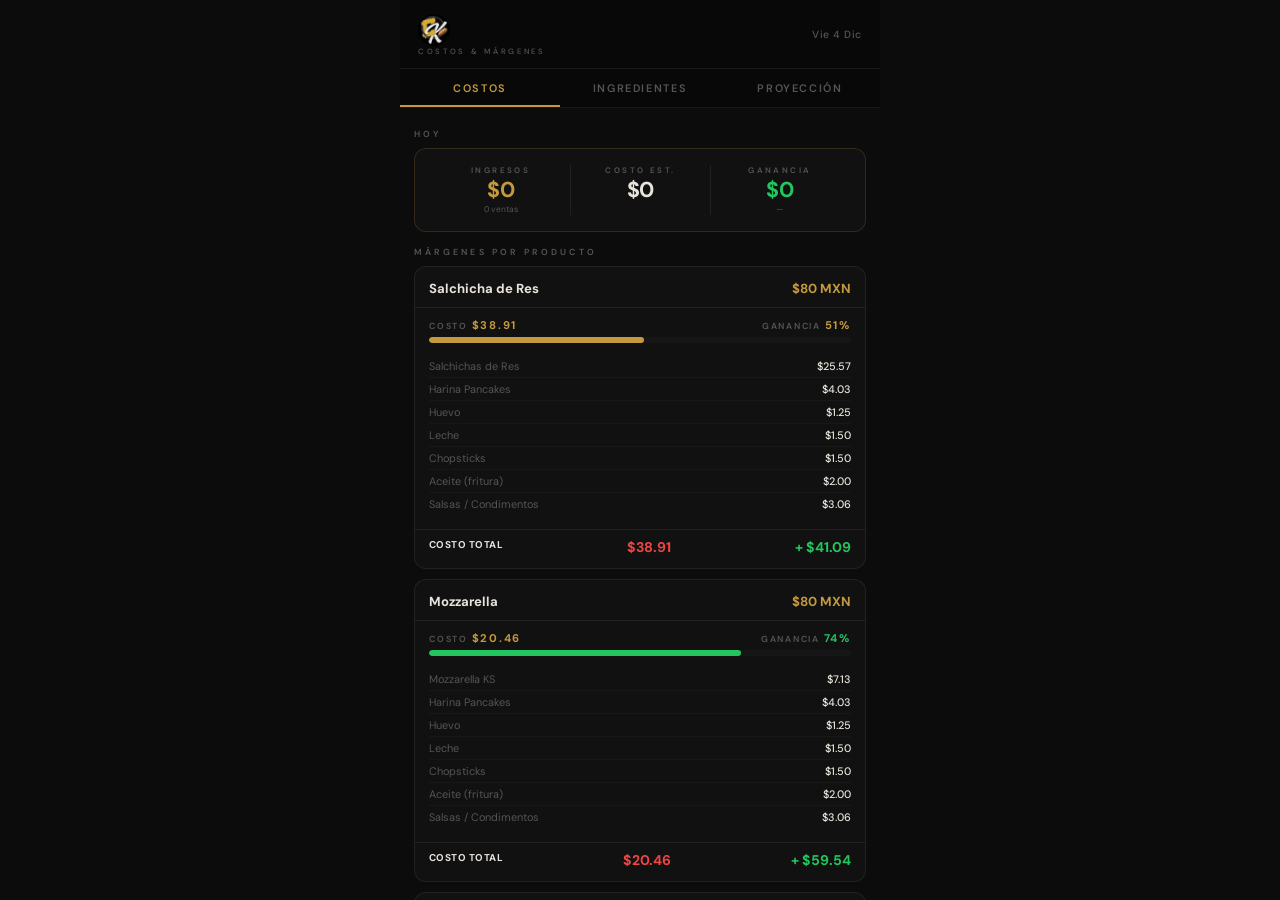
<file: costos.html>
<!DOCTYPE html>
<html lang="es">
<head>
  <meta charset="UTF-8">
  <meta name="viewport" content="width=device-width, initial-scale=1.0, viewport-fit=cover">
  <meta name="theme-color" content="#080808">
  <meta name="apple-mobile-web-app-capable" content="yes">
  <meta name="apple-mobile-web-app-status-bar-style" content="black-translucent">
  <meta name="apple-mobile-web-app-title" content="Krunch Costos">
  <title>Costos — Cabo Krunch</title>
  <link rel="preconnect" href="https://fonts.googleapis.com">
  <link rel="preconnect" href="https://fonts.gstatic.com" crossorigin>
  <link href="https://fonts.googleapis.com/css2?family=DM+Sans:wght@300;400;500;700&family=Bangers&display=swap" rel="stylesheet">
  <link rel="icon" href="img/logo-icon.jpg" type="image/jpeg">
  <link rel="apple-touch-icon" href="img/logo-icon.jpg">
  <style>
    *, *::before, *::after { box-sizing: border-box; margin: 0; padding: 0; }

    :root {
      --gold:    #C49A3C;
      --gold-lt: #E2C06A;
      --gold-dim: rgba(196,154,60,0.12);
      --black:   #080808;
      --bg:      #0c0c0c;
      --card:    #111;
      --raised:  #161616;
      --cream:   #E8E4DC;
      --muted:   #555;
      --border:  rgba(255,255,255,0.07);
      --border-g: rgba(196,154,60,0.18);
      --green:   #22c55e;
      --red:     #ef4444;
      --orange:  #f97316;
      --ease:    cubic-bezier(0.23, 1, 0.32, 1);
      --safe-b:  env(safe-area-inset-bottom, 0px);
      --safe-t:  env(safe-area-inset-top, 0px);
    }

    html, body { height: 100%; }
    body {
      background: var(--bg);
      color: var(--cream);
      font-family: 'DM Sans', sans-serif;
      font-weight: 400;
      display: flex;
      flex-direction: column;
      max-width: 480px;
      margin: 0 auto;
      overflow: hidden;
      -webkit-font-smoothing: antialiased;
    }

    /* TOP BAR */
    .top-bar {
      background: var(--black);
      border-bottom: 1px solid var(--border);
      padding: calc(14px + var(--safe-t)) 18px 12px;
      display: flex;
      align-items: center;
      justify-content: space-between;
      flex-shrink: 0;
    }
    .top-logo {
      font-family: 'Bangers', cursive;
      font-size: 1.3rem;
      letter-spacing: 3px;
      color: var(--gold);
      line-height: 1;
    }
    .top-logo span {
      display: block;
      font-family: 'DM Sans', sans-serif;
      font-size: 0.48rem;
      font-weight: 500;
      letter-spacing: 0.35em;
      text-transform: uppercase;
      color: var(--muted);
      margin-top: 2px;
    }
    .date-chip { font-size: 0.65rem; font-weight: 500; color: var(--muted); letter-spacing: 0.05em; }

    /* TABS */
    .tab-nav { display: flex; background: var(--black); border-bottom: 1px solid var(--border); flex-shrink: 0; }
    .tab-btn {
      flex: 1; background: none; border: none;
      color: var(--muted); font-family: 'DM Sans', sans-serif;
      font-weight: 600; font-size: 0.68rem; letter-spacing: 0.15em;
      text-transform: uppercase; padding: 12px 6px; cursor: pointer;
      position: relative; transition: color .2s;
      -webkit-tap-highlight-color: transparent;
    }
    .tab-btn::after {
      content: ''; position: absolute; bottom: 0; left: 0; right: 0;
      height: 2px; background: var(--gold);
      transform: scaleX(0); transition: transform .2s var(--ease);
    }
    .tab-btn.active { color: var(--gold); }
    .tab-btn.active::after { transform: scaleX(1); }

    /* SCROLL CONTENT */
    .content { flex: 1; overflow-y: auto; -webkit-overflow-scrolling: touch; overscroll-behavior: contain; }
    .content::after { content: ''; display: block; height: calc(32px + var(--safe-b)); }
    .tab-panel { display: none; padding: 16px 14px 0; }
    .tab-panel.active { display: block; }

    .sec-label {
      font-size: 0.55rem; font-weight: 600; letter-spacing: 0.35em;
      text-transform: uppercase; color: var(--muted);
      margin-bottom: 8px; margin-top: 4px;
    }

    /* HOY CARD */
    .hoy-card {
      background: var(--card); border: 1px solid var(--border-g);
      border-radius: 12px; padding: 16px; margin-bottom: 14px;
      display: grid; grid-template-columns: 1fr 1fr 1fr; gap: 0;
    }
    .hoy-item { text-align: center; }
    .hoy-item + .hoy-item { border-left: 1px solid var(--border); }
    .hoy-label { font-size: 0.5rem; font-weight: 600; letter-spacing: 0.3em; text-transform: uppercase; color: var(--muted); margin-bottom: 5px; }
    .hoy-val   { font-size: 1.35rem; font-weight: 700; letter-spacing: -0.02em; line-height: 1; }
    .hoy-val.green  { color: var(--green); }
    .hoy-val.gold   { color: var(--gold); }
    .hoy-val.cream  { color: var(--cream); }
    .hoy-sub   { font-size: 0.52rem; color: var(--muted); margin-top: 3px; }

    /* PRODUCT COST CARD */
    .cost-card {
      background: var(--card); border: 1px solid var(--border);
      border-radius: 12px; overflow: hidden; margin-bottom: 10px;
    }
    .cost-head {
      padding: 13px 14px 10px;
      display: flex; align-items: center; justify-content: space-between;
      border-bottom: 1px solid var(--border);
    }
    .cost-product { font-size: 0.82rem; font-weight: 700; color: var(--cream); }
    .cost-price   { font-size: 0.82rem; font-weight: 700; color: var(--gold); }

    /* MARGIN BAR */
    .margin-wrap { padding: 10px 14px 0; }
    .margin-labels { display: flex; justify-content: space-between; margin-bottom: 5px; }
    .margin-labels span { font-size: 0.55rem; font-weight: 600; text-transform: uppercase; letter-spacing: 0.2em; color: var(--muted); }
    .margin-labels strong { color: var(--gold); font-size: 0.7rem; }
    .margin-bar-bg { height: 6px; background: var(--raised); border-radius: 3px; overflow: hidden; margin-bottom: 12px; }
    .margin-bar-fill { height: 100%; border-radius: 3px; transition: width .4s var(--ease); }

    /* COST BREAKDOWN */
    .cost-breakdown { padding: 0 14px 14px; }
    .cost-row {
      display: flex; justify-content: space-between;
      font-size: 0.68rem; padding: 4px 0;
      border-bottom: 1px solid rgba(255,255,255,0.03);
    }
    .cost-row:last-child { border: none; }
    .cr-label { color: var(--muted); }
    .cr-val   { color: var(--cream); font-weight: 500; font-variant-numeric: tabular-nums; }
    .cost-total-row {
      display: flex; justify-content: space-between;
      padding: 8px 14px 12px;
      border-top: 1px solid var(--border);
    }
    .ct-label { font-size: 0.62rem; font-weight: 700; color: var(--cream); letter-spacing: 0.05em; text-transform: uppercase; }
    .ct-costo { font-size: 0.88rem; font-weight: 700; color: var(--red); }
    .ct-ganancia { font-size: 0.88rem; font-weight: 700; color: var(--green); }

    /* INGREDIENT EDITOR */
    .ing-list {
      display: flex; flex-direction: column; gap: 1px;
      background: var(--border); border-radius: 12px;
      overflow: hidden; margin-bottom: 12px;
    }
    .ing-row {
      background: var(--card); padding: 12px 14px;
      display: flex; align-items: center; gap: 10px;
    }
    .ing-info { flex: 1; min-width: 0; }
    .ing-name { font-size: 0.78rem; font-weight: 500; color: var(--cream); }
    .ing-pack { font-size: 0.56rem; color: var(--muted); margin-top: 2px; }
    .ing-unit-cost { font-size: 0.62rem; font-weight: 600; color: var(--gold); white-space: nowrap; }
    .ing-price-wrap { display: flex; flex-direction: column; align-items: flex-end; gap: 3px; }
    .ing-price-label { font-size: 0.48rem; font-weight: 500; letter-spacing: 0.25em; text-transform: uppercase; color: var(--muted); }
    .ing-price-input {
      background: var(--raised); border: 1px solid var(--border);
      border-radius: 6px; color: var(--cream); font-family: 'DM Sans', sans-serif;
      font-size: 0.85rem; font-weight: 700; text-align: right;
      width: 80px; padding: 5px 8px;
      -webkit-tap-highlight-color: transparent;
    }
    .ing-price-input:focus { outline: none; border-color: var(--border-g); color: var(--gold); }

    /* PROJECTION */
    .proj-grid { display: grid; grid-template-columns: 1fr 1fr 1fr; gap: 6px; margin-bottom: 12px; }
    .proj-card {
      background: var(--card); border: 1px solid var(--border);
      border-radius: 10px; padding: 12px 10px; text-align: center;
    }
    .proj-card.bottleneck { border-color: var(--border-g); background: var(--gold-dim); }
    .proj-name  { font-size: 0.52rem; font-weight: 600; color: var(--muted); letter-spacing: 0.1em; text-transform: uppercase; margin-bottom: 4px; line-height: 1.3; }
    .proj-count { font-size: 1.5rem; font-weight: 700; color: var(--cream); line-height: 1; }
    .proj-count.zero { color: var(--red); }
    .proj-rev   { font-size: 0.58rem; color: var(--gold); margin-top: 3px; }

    .alert-card {
      background: var(--gold-dim); border: 1px solid var(--border-g);
      border-radius: 10px; padding: 13px 14px; margin-bottom: 12px;
    }
    .alert-title { font-size: 0.6rem; font-weight: 700; letter-spacing: 0.2em; text-transform: uppercase; color: var(--gold); margin-bottom: 4px; }
    .alert-body  { font-size: 0.72rem; color: var(--cream); line-height: 1.5; }

    .summary-card {
      background: var(--card); border: 1px solid var(--border);
      border-radius: 12px; overflow: hidden; margin-bottom: 12px;
    }
    .sum-row {
      display: flex; justify-content: space-between; align-items: center;
      padding: 12px 14px; border-bottom: 1px solid var(--border);
      font-size: 0.72rem;
    }
    .sum-row:last-child { border: none; }
    .sum-label { color: var(--muted); }
    .sum-val   { font-weight: 700; color: var(--cream); }
    .sum-val.gold  { color: var(--gold); }
    .sum-val.green { color: var(--green); }
    .sum-val.big   { font-size: 1.1rem; letter-spacing: -0.02em; }

    /* TOAST */
    .toast {
      position: fixed; bottom: calc(20px + var(--safe-b)); left: 50%;
      transform: translateX(-50%) translateY(12px);
      background: var(--raised); border: 1px solid var(--border-g);
      color: var(--cream); font-size: 0.75rem; font-weight: 600;
      padding: 10px 24px; border-radius: 100px; white-space: nowrap;
      opacity: 0; transition: opacity .18s, transform .18s;
      pointer-events: none; z-index: 99;
    }
    .toast.show { opacity: 1; transform: translateX(-50%) translateY(0); }
  </style>
</head>
<body>

<div class="top-bar">
  <div class="top-logo">
    <div style="width:32px;height:32px;border-radius:50%;overflow:hidden;flex-shrink:0;"><img src="img/logo-icon.jpg" alt="Cabo Krunch" style="width:100%;height:100%;object-fit:cover;display:block;"></div>
    <span>Costos &amp; Márgenes</span>
  </div>
  <div class="date-chip" id="dateChip"></div>
</div>

<nav class="tab-nav">
  <button class="tab-btn active" data-tab="costos">Costos</button>
  <button class="tab-btn"        data-tab="ingredientes">Ingredientes</button>
  <button class="tab-btn"        data-tab="proyeccion">Proyección</button>
</nav>

<main class="content">

  <!-- ═══ COSTOS ═══ -->
  <div class="tab-panel active" id="tab-costos">
    <div class="sec-label">Hoy</div>
    <div class="hoy-card" id="hoyCard">
      <div class="hoy-item">
        <div class="hoy-label">Ingresos</div>
        <div class="hoy-val gold" id="hoyIngresos">$0</div>
        <div class="hoy-sub" id="hoyVentas">0 ventas</div>
      </div>
      <div class="hoy-item">
        <div class="hoy-label">Costo est.</div>
        <div class="hoy-val cream" id="hoyCosto">$0</div>
      </div>
      <div class="hoy-item">
        <div class="hoy-label">Ganancia</div>
        <div class="hoy-val green" id="hoyGanancia">$0</div>
        <div class="hoy-sub" id="hoyMargen">—</div>
      </div>
    </div>

    <div class="sec-label">Márgenes por producto</div>
    <div id="costCards"></div>
  </div>

  <!-- ═══ INGREDIENTES ═══ -->
  <div class="tab-panel" id="tab-ingredientes">
    <div class="sec-label">Precios de compra · toca para editar</div>
    <div class="ing-list" id="ingList"></div>
    <div class="sec-label" style="margin-top:8px">Guardado automático al editar</div>
  </div>

  <!-- ═══ PROYECCIÓN ═══ -->
  <div class="tab-panel" id="tab-proyeccion">
    <div class="sec-label">Con el stock actual puedes hacer</div>
    <div class="proj-grid" id="projGrid"></div>
    <div id="alertBottleneck"></div>
    <div class="sec-label">Potencial si vendes todo</div>
    <div class="summary-card" id="projSummary"></div>
  </div>

</main>

<div class="toast" id="toast"></div>

<script>
(function () {
'use strict';

/* ── INGREDIENTES ────────────────────────
   packPrice: precio por paquete en Costco/tienda
   packQty:   unidades en ese paquete (g, ml, pzas)
   unit:      unidad de medida
   desc:      descripción del paquete
──────────────────────────────────────── */
var ING_DEF = {
  salchicha:  { name: 'Salchichas de Res',    packPrice: 306.87, packQty: 12,    unit: 'pza', desc: 'Costco ~12 pzas'   },
  queso:      { name: 'Mozzarella KS',         packPrice: 322.24, packQty: 2260,  unit: 'g',   desc: 'Costco bloque 2.26kg' },
  harina:     { name: 'Harina Pancakes',       packPrice: 47,     packQty: 700,   unit: 'g',   desc: 'Bolsa 700g'        },
  huevo:      { name: 'Huevo',                 packPrice: 5,      packQty: 1,     unit: 'pza', desc: 'Por pieza'         },
  leche:      { name: 'Leche',                 packPrice: 300,    packQty: 12000, unit: 'ml',  desc: 'Cartón 12 litros'  },
  chopsticks: { name: 'Chopsticks',            packPrice: 150,    packQty: 100,   unit: 'par', desc: 'Paquete 100 pares' },
  aceite:     { name: 'Aceite (fritura)',       packPrice: 120,    packQty: 60,    unit: 'frida', desc: '~60 corn dogs por botella' },
  salsas:     { name: 'Salsas / Condimentos',  packPrice: 214,    packQty: 70,    unit: 'porción', desc: 'Mayo + ranch ~70 porciones' },
};

/* ── RECETA POR CORN DOG ─────────────── */
var RECIPE = {
  res:   { salchicha: 1,   queso: 0,  harina: 60, huevo: 0.25, leche: 60, chopsticks: 1, aceite: 1, salsas: 1 },
  mozz:  { salchicha: 0,   queso: 50, harina: 60, huevo: 0.25, leche: 60, chopsticks: 1, aceite: 1, salsas: 1 },
  mitad: { salchicha: 0.5, queso: 30, harina: 60, huevo: 0.25, leche: 60, chopsticks: 1, aceite: 1, salsas: 1 },
};

/* ── PRODUCTOS ───────────────────────── */
var PRODUCTS = [
  { id: 'res',     name: 'Salchicha de Res',  base: 'res',   price: 80  },
  { id: 'mozz',    name: 'Mozzarella',        base: 'mozz',  price: 80  },
  { id: 'mitad',   name: 'Mitad y Mitad',     base: 'mitad', price: 80  },
];

/* ── INGREDIENTES DEL STOCK (sistema.html) ── */
var STOCK_KEYS = ['salchicha','queso','chopsticks','harina','huevo','leche'];

/* ── STORAGE ─────────────────────────── */
var PRICE_KEY = 'ck_ing_prices';

function loadPrices() {
  try {
    var saved = JSON.parse(localStorage.getItem(PRICE_KEY) || '{}');
    for (var k in ING_DEF) {
      if (saved[k] !== undefined) ING_DEF[k].packPrice = saved[k];
    }
  } catch(e){}
}
function savePrice(key, val) {
  try {
    var saved = JSON.parse(localStorage.getItem(PRICE_KEY) || '{}');
    saved[key] = val;
    localStorage.setItem(PRICE_KEY, JSON.stringify(saved));
  } catch(e){}
}
function loadSales() {
  try { return JSON.parse(localStorage.getItem('ck_sales') || '[]'); } catch(e){ return []; }
}
function loadStock() {
  try {
    var s = JSON.parse(localStorage.getItem('ck_stock') || 'null');
    if (!s) { s = {}; STOCK_KEYS.forEach(function(k){ s[k] = 0; }); }
    return s;
  } catch(e){ return {}; }
}

/* ── CÁLCULOS ────────────────────────── */
function cpUnit(key, qty) {
  var d = ING_DEF[key];
  if (!d || !qty) return 0;
  return (d.packPrice / d.packQty) * qty;
}

function costoTotal(base) {
  var r = RECIPE[base];
  var t = 0;
  for (var k in r) t += cpUnit(k, r[k]);
  return t;
}

function pct(a, b) { return b ? Math.round(a / b * 100) : 0; }
function fmt(n)   { return '$' + Math.round(n).toLocaleString('es-MX'); }
function fmtD(n)  { return '$' + n.toFixed(2); }

/* ── DATE CHIP ───────────────────────── */
(function(){
  var days   = ['Dom','Lun','Mar','Mié','Jue','Vie','Sáb'];
  var months = ['Ene','Feb','Mar','Abr','May','Jun','Jul','Ago','Sep','Oct','Nov','Dic'];
  var d = new Date();
  document.getElementById('dateChip').textContent = days[d.getDay()] + ' ' + d.getDate() + ' ' + months[d.getMonth()];
}());

/* ── TOAST ───────────────────────────── */
var toastTimer;
function showToast(msg) {
  var t = document.getElementById('toast');
  t.textContent = msg;
  t.classList.add('show');
  clearTimeout(toastTimer);
  toastTimer = setTimeout(function(){ t.classList.remove('show'); }, 1600);
}

/* ── TABS ────────────────────────────── */
document.querySelectorAll('.tab-btn').forEach(function(btn){
  btn.addEventListener('click', function(){
    document.querySelectorAll('.tab-btn').forEach(function(b){ b.classList.remove('active'); });
    document.querySelectorAll('.tab-panel').forEach(function(p){ p.classList.remove('active'); });
    this.classList.add('active');
    document.getElementById('tab-' + this.dataset.tab).classList.add('active');
    document.querySelector('.content').scrollTop = 0;
    var id = this.dataset.tab;
    if (id === 'costos')       renderCostos();
    if (id === 'ingredientes') renderIngredientes();
    if (id === 'proyeccion')   renderProyeccion();
  });
});

/* ── RENDER: COSTOS ──────────────────── */
function renderCostos() {
  /* Hoy */
  var today = (function(){ var d=new Date(); return d.getFullYear()+'-'+(d.getMonth()+1+'').padStart(2,'0')+'-'+(d.getDate()+'').padStart(2,'0'); }());
  var sales = loadSales().filter(function(s){ return s.date === today; });
  var ingresos = sales.reduce(function(a,s){ return a + s.price; }, 0);
  var costoHoy = 0;
  sales.forEach(function(s){
    var prod = ['res','res_p','mozz','mozz_p','mitad','mitad_p'].indexOf(s.product);
    var base = s.product.replace('_p','');
    costoHoy += costoTotal(base);
  });
  var ganancia = ingresos - costoHoy;
  var margen   = pct(ganancia, ingresos);

  document.getElementById('hoyIngresos').textContent = fmt(ingresos);
  document.getElementById('hoyCosto').textContent    = fmt(costoHoy);
  document.getElementById('hoyGanancia').textContent = fmt(ganancia);
  document.getElementById('hoyVentas').textContent   = sales.length + ' ventas';
  document.getElementById('hoyMargen').textContent   = ingresos ? margen + '% margen' : '—';

  /* Cost cards */
  var el = document.getElementById('costCards');
  el.innerHTML = '';
  PRODUCTS.forEach(function(p){
    var costo    = costoTotal(p.base);
    var margenAbs = p.price - costo;
    var margenPct = pct(margenAbs, p.price);
    var r = RECIPE[p.base];

    /* Color for margin bar */
    var barColor = margenPct >= 55 ? '#22c55e' : margenPct >= 40 ? '#C49A3C' : '#ef4444';

    /* Breakdown rows */
    var rows = '';
    for (var k in r) {
      if (!r[k]) continue;
      var c = cpUnit(k, r[k]);
      if (!c) continue;
      rows += '<div class="cost-row"><span class="cr-label">' + ING_DEF[k].name + '</span><span class="cr-val">' + fmtD(c) + '</span></div>';
    }

    el.innerHTML +=
      '<div class="cost-card">' +
        '<div class="cost-head"><span class="cost-product">' + p.name + '</span><span class="cost-price">$' + p.price + ' MXN</span></div>' +
        '<div class="margin-wrap">' +
          '<div class="margin-labels"><span>Costo <strong>' + fmtD(costo) + '</strong></span><span>Ganancia <strong style="color:' + barColor + '">' + margenPct + '%</strong></span></div>' +
          '<div class="margin-bar-bg"><div class="margin-bar-fill" style="width:' + margenPct + '%;background:' + barColor + '"></div></div>' +
        '</div>' +
        '<div class="cost-breakdown">' + rows + '</div>' +
        '<div class="cost-total-row">' +
          '<span class="ct-label">Costo total</span>' +
          '<span class="ct-costo">' + fmtD(costo) + '</span>' +
          '<span class="ct-ganancia">+ ' + fmtD(margenAbs) + '</span>' +
        '</div>' +
      '</div>';
  });
}

/* ── RENDER: INGREDIENTES ────────────── */
function renderIngredientes() {
  var list = document.getElementById('ingList');
  list.innerHTML = '';
  for (var k in ING_DEF) {
    var d = ING_DEF[k];
    var unitCost = d.packPrice / d.packQty;
    var unitLabel = unitCost < 1 ? fmtD(unitCost) + '/' + d.unit : fmt(unitCost) + '/' + d.unit;

    var row = document.createElement('div');
    row.className = 'ing-row';
    row.dataset.key = k;
    row.innerHTML =
      '<div class="ing-info">' +
        '<div class="ing-name">' + d.name + '</div>' +
        '<div class="ing-pack">' + d.desc + '</div>' +
        '<div class="ing-unit-cost">' + fmtD(d.packPrice / d.packQty) + ' / ' + d.unit + '</div>' +
      '</div>' +
      '<div class="ing-price-wrap">' +
        '<div class="ing-price-label">Precio pack</div>' +
        '<input class="ing-price-input" type="number" inputmode="decimal" value="' + d.packPrice + '" data-key="' + k + '">' +
      '</div>';
    list.appendChild(row);
  }

  list.querySelectorAll('.ing-price-input').forEach(function(inp){
    inp.addEventListener('change', function(){
      var val = parseFloat(this.value);
      if (isNaN(val) || val <= 0) return;
      var key = this.dataset.key;
      ING_DEF[key].packPrice = val;
      savePrice(key, val);
      /* Update unit cost label */
      var d = ING_DEF[key];
      this.closest('.ing-row').querySelector('.ing-unit-cost').textContent = fmtD(d.packPrice / d.packQty) + ' / ' + d.unit;
      showToast('Precio actualizado');
      renderCostos();
    });
  });
}

/* ── RENDER: PROYECCIÓN ──────────────── */
function renderProyeccion() {
  var stock = loadStock();

  /* Cuántos puedes hacer de cada base */
  function canMake(base) {
    var r = RECIPE[base];
    var min = Infinity;
    STOCK_KEYS.forEach(function(k){
      if (!r[k]) return;
      var possible = Math.floor((stock[k] || 0) / r[k]);
      if (possible < min) min = possible;
    });
    return min === Infinity ? 0 : min;
  }

  var counts = { res: canMake('res'), mozz: canMake('mozz'), mitad: canMake('mitad') };
  var total  = counts.res + counts.mozz + counts.mitad;

  /* Botella: ingrediente más limitante */
  var bottleneck = null, bottleneckQty = Infinity;
  STOCK_KEYS.forEach(function(k){
    var d = ING_DEF[k];
    if (!d) return;
    var qty = stock[k] || 0;
    /* normalize to corn-dog units roughly */
    var recipeUse = Math.max(
      RECIPE.res[k] || 0,
      RECIPE.mozz[k] || 0,
      RECIPE.mitad[k] || 0
    );
    if (!recipeUse) return;
    var possible = qty / recipeUse;
    if (possible < bottleneckQty) { bottleneckQty = possible; bottleneck = k; }
  });

  /* Proyección financiera */
  var revEst  = counts.res * 80 + counts.mozz * 80 + counts.mitad * 80;
  var costEst = counts.res * costoTotal('res') + counts.mozz * costoTotal('mozz') + counts.mitad * costoTotal('mitad');
  var gainEst = revEst - costEst;

  /* Render grid */
  var grid = document.getElementById('projGrid');
  grid.innerHTML = '';
  [
    { label: 'Salchicha', base: 'res',   count: counts.res  },
    { label: 'Mozz.',     base: 'mozz',  count: counts.mozz },
    { label: 'Mitad',     base: 'mitad', count: counts.mitad },
  ].forEach(function(item){
    var card = document.createElement('div');
    card.className = 'proj-card';
    card.innerHTML =
      '<div class="proj-name">' + item.label + '</div>' +
      '<div class="proj-count' + (item.count === 0 ? ' zero' : '') + '">' + item.count + '</div>' +
      '<div class="proj-rev">' + fmt(item.count * 80) + '</div>';
    grid.appendChild(card);
  });

  /* Bottleneck alert */
  var alertEl = document.getElementById('alertBottleneck');
  if (bottleneck && bottleneckQty < 20) {
    alertEl.innerHTML =
      '<div class="alert-card">' +
        '<div class="alert-title">Cuello de botella</div>' +
        '<div class="alert-body">' + ING_DEF[bottleneck].name + ' es el ingrediente más limitante. ' +
        'Con el stock actual alcanza para ~' + Math.floor(bottleneckQty) + ' corn dogs.</div>' +
      '</div>';
  } else {
    alertEl.innerHTML = '';
  }

  /* Financial summary */
  var sum = document.getElementById('projSummary');
  sum.innerHTML =
    '<div class="sum-row"><span class="sum-label">Corn dogs posibles</span><span class="sum-val big">' + total + '</span></div>' +
    '<div class="sum-row"><span class="sum-label">Ingresos potenciales</span><span class="sum-val gold big">' + fmt(revEst) + '</span></div>' +
    '<div class="sum-row"><span class="sum-label">Costo estimado</span><span class="sum-val">' + fmt(costEst) + '</span></div>' +
    '<div class="sum-row"><span class="sum-label">Ganancia estimada</span><span class="sum-val green big">' + fmt(gainEst) + '</span></div>' +
    '<div class="sum-row"><span class="sum-label">Margen promedio</span><span class="sum-val gold">' + pct(gainEst, revEst) + '%</span></div>';
}

/* ── BOOT ────────────────────────────── */
loadPrices();
renderCostos();

}());
</script>
</body>
</html>
</file>
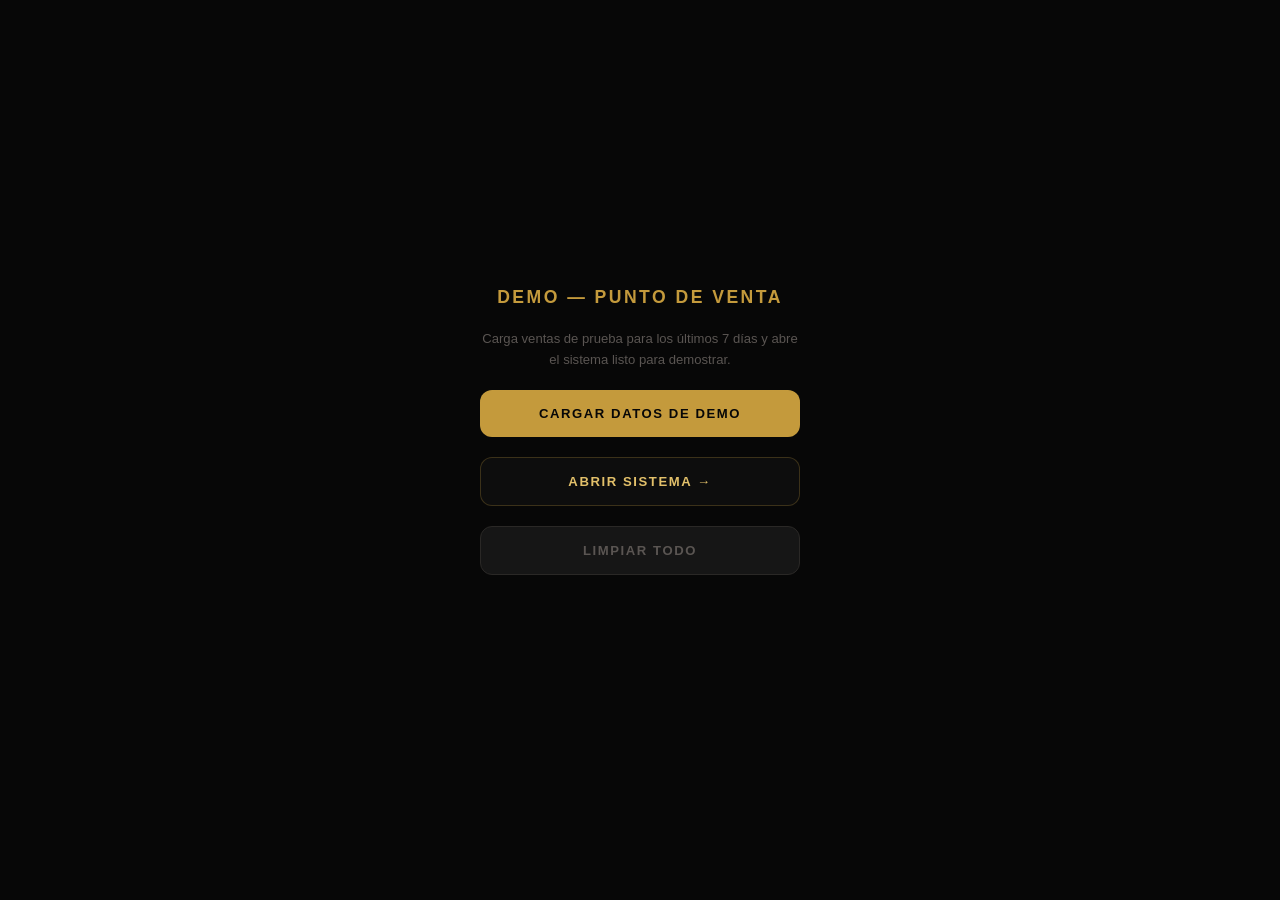
<file: demo.html>
<!DOCTYPE html>
<html lang="es">
<head>
  <meta charset="UTF-8">
  <meta name="viewport" content="width=device-width, initial-scale=1.0">
  <meta name="robots" content="noindex, nofollow">
  <title>Demo Setup — Cabo Krunch</title>
  <style>
    *, *::before, *::after { box-sizing: border-box; margin: 0; padding: 0; }
    body {
      background: #070707;
      color: #F0EBE1;
      font-family: -apple-system, 'DM Sans', sans-serif;
      display: flex;
      flex-direction: column;
      align-items: center;
      justify-content: center;
      min-height: 100dvh;
      padding: 32px 20px;
      gap: 20px;
    }
    h1 {
      font-size: 1.1rem;
      font-weight: 600;
      letter-spacing: 0.14em;
      text-transform: uppercase;
      color: #C49A3C;
    }
    p { font-size: 0.82rem; color: #5A5552; text-align: center; max-width: 320px; line-height: 1.6; }
    .btn {
      width: 100%;
      max-width: 320px;
      padding: 16px;
      border-radius: 12px;
      border: none;
      font-size: 0.82rem;
      font-weight: 600;
      letter-spacing: 0.12em;
      text-transform: uppercase;
      cursor: pointer;
      transition: opacity .15s;
    }
    .btn:active { opacity: 0.75; }
    .btn-load  { background: #C49A3C; color: #070707; }
    .btn-clear { background: #161616; color: #5A5552; border: 1px solid #2a2826; }
    .btn-go    { background: #0d0d0d; color: #E2C06A; border: 1px solid rgba(196,154,60,0.25); }
    #status {
      font-size: 0.75rem;
      color: #22c55e;
      letter-spacing: 0.08em;
      min-height: 18px;
      text-align: center;
    }
  </style>
</head>
<body>

  <h1>Demo — Punto de Venta</h1>
  <p>Carga ventas de prueba para los últimos 7 días y abre el sistema listo para demostrar.</p>

  <button class="btn btn-load" onclick="loadDemo()">Cargar datos de demo</button>
  <button class="btn btn-go"   onclick="location.href='sistema.html'">Abrir sistema →</button>
  <button class="btn btn-clear" onclick="clearDemo()">Limpiar todo</button>

  <div id="status"></div>

<script>
  var PRODUCTS = [
    { id: 'corn-dog',  name: 'Corn Dog',          price: 65  },
    { id: 'mini-x3',   name: 'Mini x3',            price: 55  },
    { id: 'con-papa',  name: 'Con Papa',            price: 90  },
    { id: 'krunch-box',name: 'Krunch Box x6',       price: 140 },
    { id: 'papas',     name: 'Papas',               price: 45  }
  ];

  var PAYMENTS = ['efectivo', 'transferencia', 'apple'];

  // Weighted random — corn dogs & minis sell the most
  var WEIGHTS = [40, 28, 15, 10, 7];

  function weightedProduct() {
    var r = Math.random() * 100, cum = 0;
    for (var i = 0; i < PRODUCTS.length; i++) {
      cum += WEIGHTS[i];
      if (r < cum) return PRODUCTS[i];
    }
    return PRODUCTS[0];
  }

  function weightedPayment() {
    var r = Math.random();
    if (r < 0.50) return 'efectivo';
    if (r < 0.80) return 'transferencia';
    return 'apple';
  }

  function dateStr(daysAgo) {
    var d = new Date();
    d.setDate(d.getDate() - daysAgo);
    return d.toISOString().slice(0, 10);
  }

  function loadDemo() {
    var sales = [];
    var id = Date.now();

    // Build 7 days of sales (busier on weekends heuristic)
    var daySizes = [18, 22, 14, 11, 25, 30, 20]; // today=0 … 6 days ago
    daySizes.forEach(function(count, daysAgo) {
      var date = dateStr(daysAgo);
      for (var i = 0; i < count; i++) {
        var prod = weightedProduct();
        sales.push({
          id:      id++,
          date:    date,
          product: prod.id,
          name:    prod.name,
          price:   prod.price,
          payment: weightedPayment()
        });
      }
    });

    localStorage.setItem('ck_sales', JSON.stringify(sales));

    // Unlock PIN so demo opens directly
    sessionStorage.setItem('ck_unlocked', '1');

    var total = sales.filter(function(s){ return s.date === dateStr(0); })
                     .reduce(function(a,s){ return a + s.price; }, 0);

    document.getElementById('status').textContent =
      '✓ ' + sales.length + ' ventas cargadas · Hoy: $' + total.toLocaleString('es-MX');
  }

  function clearDemo() {
    localStorage.removeItem('ck_sales');
    sessionStorage.removeItem('ck_unlocked');
    document.getElementById('status').textContent = '✓ Datos borrados';
  }
</script>

</body>
</html>
</file>
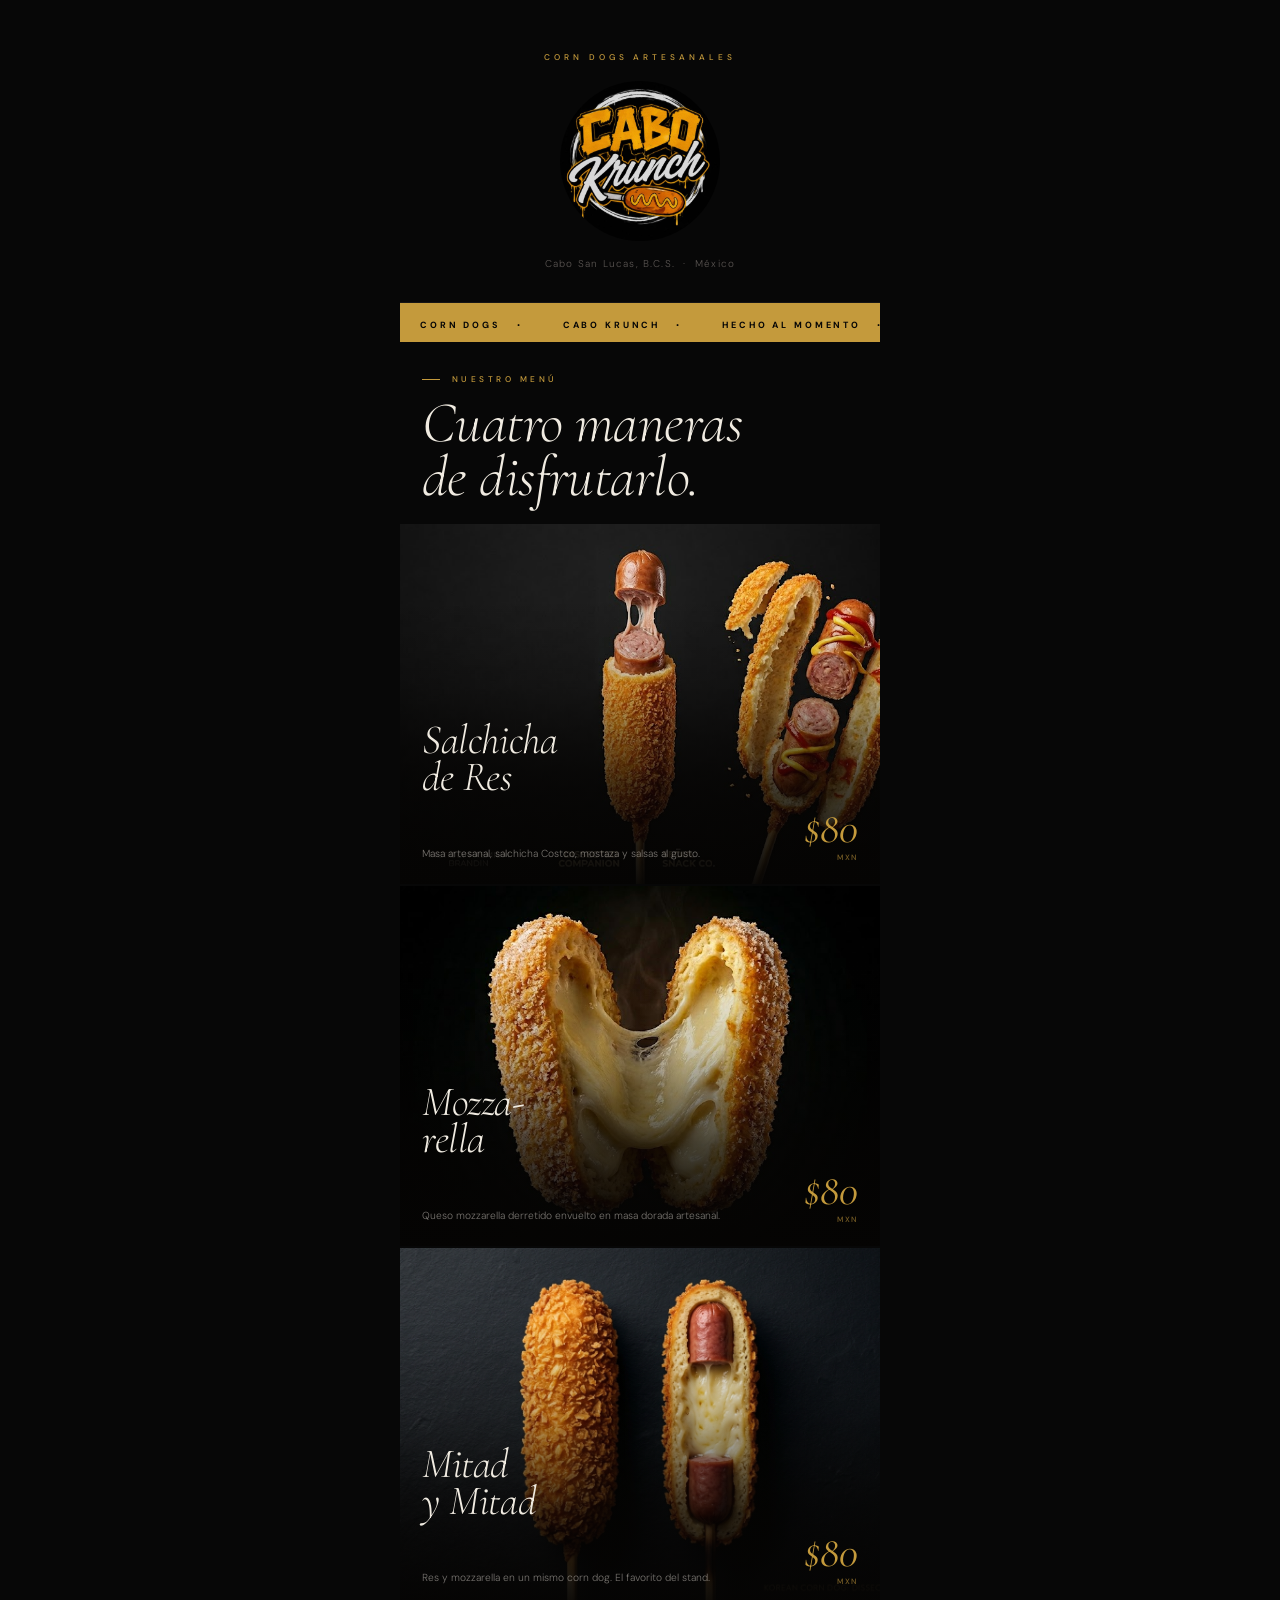
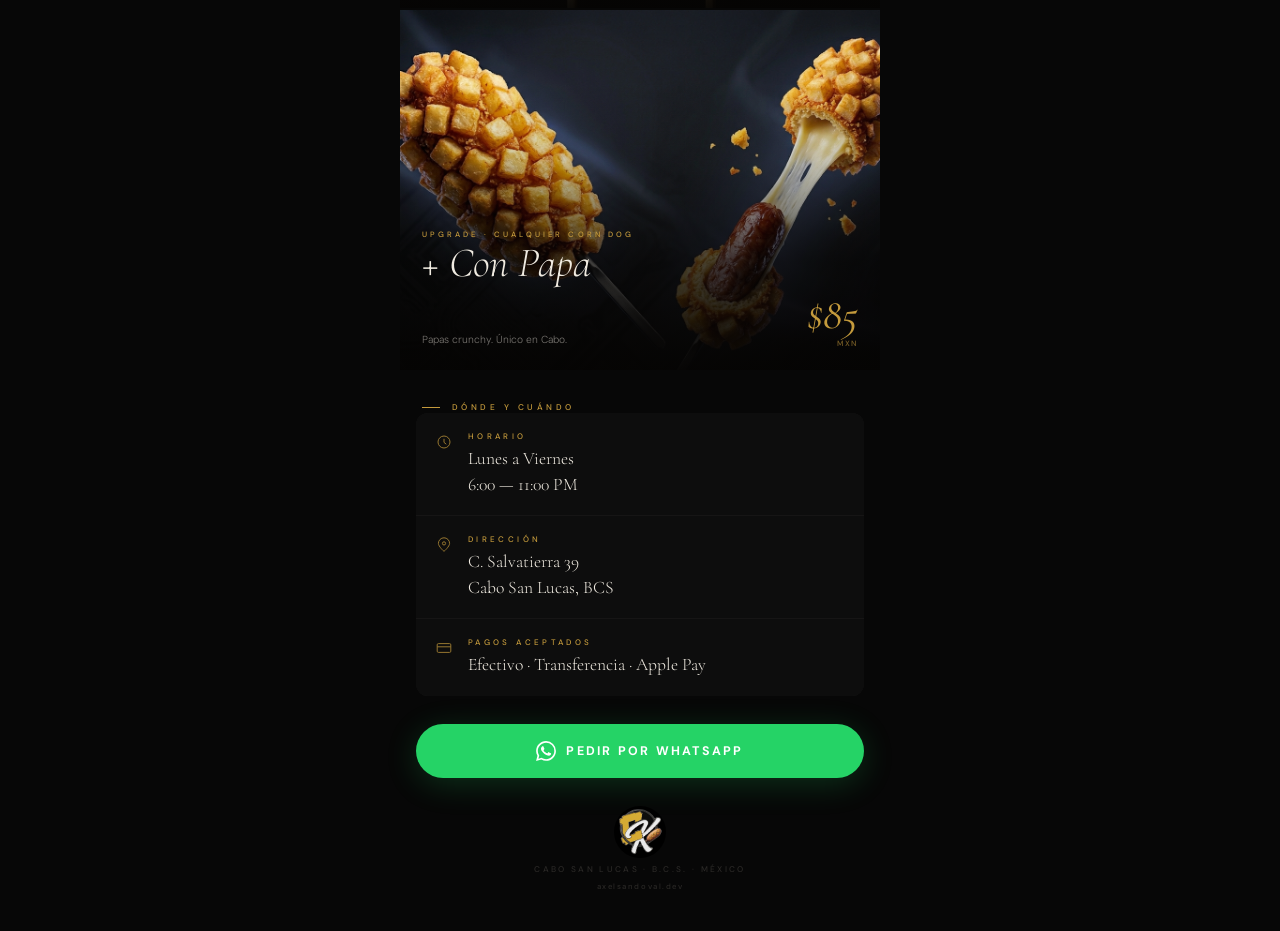
<file: menu.html>
<!DOCTYPE html>
<html lang="es">
<head>
  <meta charset="UTF-8">
  <meta name="viewport" content="width=device-width, initial-scale=1.0">
  <meta name="theme-color" content="#070707">
  <meta name="description" content="Menú de Cabo Krunch: corn dogs artesanales, desde la clásica banderilla hasta opciones con queso, jalapeño y más. Cabo San Lucas, BCS.">
  <meta name="keywords" content="menú cabo krunch, corn dog menú, banderilla, corn dog queso, corn dog jalapeño, Cabo San Lucas">
  <meta name="robots" content="index, follow">
  <link rel="icon" href="img/logo-icon.jpg" type="image/jpeg">
  <link rel="apple-touch-icon" href="img/logo-icon.jpg">
  <title>Menú — Cabo Krunch</title>
  <link rel="canonical" href="https://cabokrunch.com/menu.html">

  <!-- Open Graph -->
  <meta property="og:type" content="website">
  <meta property="og:url" content="https://cabokrunch.com/menu.html">
  <meta property="og:site_name" content="Cabo Krunch">
  <meta property="og:title" content="Menú — Cabo Krunch">
  <meta property="og:description" content="Corn dogs artesanales en Cabo San Lucas. Desde la clásica banderilla hasta opciones con queso, jalapeño y más.">
  <meta property="og:image" content="https://cabokrunch.com/img/banderillaQueso.jpg">
  <meta property="og:locale" content="es_MX">

  <!-- Twitter Card -->
  <meta name="twitter:card" content="summary_large_image">
  <meta name="twitter:title" content="Menú — Cabo Krunch">
  <meta name="twitter:description" content="Corn dogs artesanales en Cabo San Lucas. Desde la clásica banderilla hasta opciones con queso, jalapeño y más.">
  <meta name="twitter:image" content="https://cabokrunch.com/img/banderillaQueso.jpg">

  <link rel="preconnect" href="https://fonts.googleapis.com">
  <link rel="preconnect" href="https://fonts.gstatic.com" crossorigin>
  <link href="https://fonts.googleapis.com/css2?family=Cormorant+Garamond:ital,wght@0,300;0,400;1,300;1,400&family=DM+Sans:wght@300;400;500;700&family=Bangers&display=swap" rel="stylesheet">
  <style>
    *, *::before, *::after { box-sizing: border-box; margin: 0; padding: 0; }

    :root {
      --gold:    #C49A3C;
      --gold-lt: #E2C06A;
      --black:   #070707;
      --card:    #080604;
      --cream:   #F0EBE1;
      --muted:   #5A5552;
      --border-g: rgba(196,154,60,0.15);
      --border-w: rgba(240,235,225,0.06);
    }

    html { -webkit-font-smoothing: antialiased; }

    body {
      background: var(--black);
      color: var(--cream);
      font-family: 'DM Sans', sans-serif;
      font-weight: 300;
      max-width: 480px;
      margin: 0 auto;
      min-height: 100dvh;
      padding-bottom: max(40px, env(safe-area-inset-bottom, 40px));
    }

    /* ── HEADER ─────────────────────────────── */
    .header {
      padding: max(52px, env(safe-area-inset-top, 52px)) 24px 32px;
      text-align: center;
      border-bottom: 1px solid var(--border-w);
    }
    .header-eyebrow {
      font-size: 0.52rem;
      font-weight: 500;
      letter-spacing: 0.48em;
      text-transform: uppercase;
      color: var(--gold);
      margin-bottom: 18px;
    }
    .header-logo-wrap {
      width: min(160px, 45vw);
      height: min(160px, 45vw);
      border-radius: 50%;
      overflow: hidden;
      margin: 0 auto;
    }
    .header-logo {
      width: 100%;
      height: 100%;
      object-fit: cover;
      display: block;
    }
    .header-sub {
      margin-top: 16px;
      font-size: 0.62rem;
      color: var(--muted);
      letter-spacing: 0.12em;
    }

    /* ── TICKER ──────────────────────────────── */
    .ticker {
      background: var(--gold);
      overflow: hidden;
      padding: 9px 0;
      white-space: nowrap;
    }
    .ticker-track {
      display: inline-flex;
      animation: tick 22s linear infinite;
    }
    .ticker-item {
      display: inline-flex;
      align-items: center;
      gap: 16px;
      padding: 0 20px;
      font-family: 'DM Sans', sans-serif;
      font-size: 0.56rem;
      font-weight: 700;
      letter-spacing: 0.32em;
      text-transform: uppercase;
      color: #060606;
    }
    .ticker-item::after { content: '·'; font-size: 0.75rem; }
    @keyframes tick {
      from { transform: translateX(0); }
      to   { transform: translateX(-50%); }
    }

    /* ── SEC LABEL ───────────────────────────── */
    .sec-label {
      display: flex;
      align-items: center;
      gap: 12px;
      font-size: 0.52rem;
      font-weight: 500;
      letter-spacing: 0.42em;
      text-transform: uppercase;
      color: var(--gold);
      padding: 32px 22px 0;
    }
    .sec-label::before {
      content: '';
      width: 18px;
      height: 1px;
      background: var(--gold);
      flex-shrink: 0;
    }

    .menu-header { padding-bottom: 20px; }

    .menu-title {
      font-family: 'Cormorant Garamond', serif;
      font-weight: 300;
      font-style: italic;
      font-size: clamp(2.6rem, 11vw, 3.6rem);
      line-height: 0.93;
      color: var(--cream);
      letter-spacing: -0.01em;
      padding: 12px 22px 0;
    }

    /* ── MENU CARDS — POSTER OVERLAY ─────────── */
    .menu-list {
      display: flex;
      flex-direction: column;
      gap: 2px;
    }

    .item-card {
      position: relative;
      aspect-ratio: 4 / 3;
      overflow: hidden;
      background: var(--card);
      display: block;
    }

    .item-fallback {
      position: absolute;
      inset: 0;
      background: linear-gradient(135deg, #0e0b07 0%, #111 100%);
      z-index: 0;
    }

    .item-card img {
      position: absolute;
      inset: 0;
      width: 100%; height: 100%;
      object-fit: cover;
      object-position: center;
      z-index: 1;
    }

    .item-overlay {
      position: absolute;
      inset: 0;
      z-index: 2;
      background: linear-gradient(
        to top,
        rgba(5,4,3,0.97) 0%,
        rgba(5,4,3,0.72) 28%,
        rgba(5,4,3,0.2)  55%,
        transparent      80%
      );
      display: flex;
      flex-direction: column;
      justify-content: flex-end;
      padding: 0 22px 22px;
    }

    .item-name {
      font-family: 'Cormorant Garamond', serif;
      font-weight: 300;
      font-style: italic;
      font-size: 2.6rem;
      line-height: 0.9;
      color: var(--cream);
      letter-spacing: -0.01em;
      margin-bottom: 10px;
    }

    .item-footer {
      display: flex;
      align-items: flex-end;
      justify-content: space-between;
      gap: 12px;
    }

    .item-desc {
      font-size: 0.64rem;
      font-weight: 300;
      color: rgba(240,235,225,0.48);
      line-height: 1.55;
      flex: 1;
    }

    .item-price { text-align: right; flex-shrink: 0; }
    .pv {
      font-family: 'Cormorant Garamond', serif;
      font-weight: 400;
      font-style: italic;
      font-size: 2.7rem;
      color: var(--gold);
      line-height: 1;
    }
    .pc {
      display: block;
      font-family: 'DM Sans', sans-serif;
      font-size: 0.48rem;
      font-weight: 500;
      letter-spacing: 0.22em;
      text-transform: uppercase;
      color: rgba(196,154,60,0.6);
      text-align: right;
      margin-top: 2px;
    }

    /* ── PAPA CARD ───────────────────────────── */
    .papa-card {
      position: relative;
      aspect-ratio: 4 / 3;
      overflow: hidden;
      background: var(--card);
      margin-top: 2px;
    }
    .papa-card img {
      position: absolute;
      inset: 0;
      width: 100%; height: 100%;
      object-fit: cover;
      object-position: center top;
      z-index: 1;
    }
    .papa-overlay {
      position: absolute;
      inset: 0;
      z-index: 2;
      background: linear-gradient(
        to top,
        rgba(5,4,3,0.97) 0%,
        rgba(5,4,3,0.72) 30%,
        rgba(5,4,3,0.18) 58%,
        transparent      80%
      );
      display: flex;
      flex-direction: column;
      justify-content: flex-end;
      padding: 0 22px 22px;
    }
    .papa-tag {
      font-size: 0.48rem;
      font-weight: 500;
      letter-spacing: 0.4em;
      text-transform: uppercase;
      color: var(--gold);
      margin-bottom: 6px;
    }
    .papa-name {
      font-family: 'Cormorant Garamond', serif;
      font-weight: 300;
      font-style: italic;
      font-size: 2.6rem;
      color: var(--cream);
      line-height: 0.9;
      margin-bottom: 10px;
    }
    .papa-footer {
      display: flex;
      align-items: flex-end;
      justify-content: space-between;
      gap: 12px;
    }
    .papa-desc {
      font-size: 0.64rem;
      font-weight: 300;
      color: rgba(240,235,225,0.48);
      line-height: 1.55;
      flex: 1;
    }
    .papa-price { text-align: right; flex-shrink: 0; }
    .papa-price .pv { font-size: 2.7rem; }

    /* ── INFO CARDS ──────────────────────────── */
    .info-list {
      display: flex;
      flex-direction: column;
      gap: 1px;
      background: var(--border-w);
      margin: 0 16px;
      border-radius: 12px;
      overflow: hidden;
    }
    .info-card {
      background: #0d0d0d;
      padding: 18px 20px;
      display: flex;
      align-items: flex-start;
      gap: 16px;
    }
    .info-ic { color: var(--gold); flex-shrink: 0; margin-top: 3px; opacity: 0.75; }
    .info-ic svg { width: 16px; height: 16px; display: block; }
    .info-label {
      font-size: 0.5rem;
      font-weight: 500;
      letter-spacing: 0.42em;
      text-transform: uppercase;
      color: var(--gold);
      margin-bottom: 5px;
    }
    .info-val {
      font-family: 'Cormorant Garamond', serif;
      font-weight: 300;
      font-size: 1.1rem;
      line-height: 1.45;
      color: var(--cream);
    }

    /* ── WHATSAPP ────────────────────────────── */
    .wa-section { padding: 28px 16px 0; }
    .wa-btn {
      display: flex;
      align-items: center;
      justify-content: center;
      gap: 10px;
      width: 100%;
      background: #25D366;
      color: #fff;
      text-decoration: none;
      font-family: 'DM Sans', sans-serif;
      font-weight: 700;
      font-size: 0.78rem;
      letter-spacing: 0.18em;
      text-transform: uppercase;
      padding: 17px 24px;
      border-radius: 100px;
      box-shadow: 0 6px 32px rgba(37,211,102,0.2);
      -webkit-tap-highlight-color: transparent;
      transition: transform .15s, box-shadow .15s;
    }
    .wa-btn:active { transform: scale(0.97); }
    .wa-btn svg { width: 20px; height: 20px; fill: #fff; flex-shrink: 0; }

    /* ── FOOTER ──────────────────────────────── */
    .footer {
      text-align: center;
      padding: 28px 24px 0;
    }
    .footer-logo {
      font-family: 'Bangers', cursive;
      font-size: 1.3rem;
      letter-spacing: 4px;
      color: var(--gold);
      display: block;
      margin-bottom: 5px;
    }
    .footer-copy {
      font-size: 0.52rem;
      font-weight: 500;
      letter-spacing: 0.28em;
      text-transform: uppercase;
      color: #2a2826;
    }
    .footer-dev {
      font-size: 0.48rem;
      font-weight: 500;
      letter-spacing: 0.2em;
      color: #2a2826;
      text-decoration: none;
      display: block;
      margin-top: 6px;
      transition: color .2s;
    }
    .footer-dev:hover { color: var(--muted); }
  </style>
</head>
<body>

  <!-- HEADER -->
  <header class="header">
    <p class="header-eyebrow">Corn Dogs Artesanales</p>
    <div class="header-logo-wrap"><img src="img/logo.jpg" alt="Cabo Krunch" class="header-logo"></div>
    <p class="header-sub">Cabo San Lucas, B.C.S. &nbsp;·&nbsp; México</p>
  </header>

  <!-- TICKER -->
  <div class="ticker" aria-hidden="true">
    <div class="ticker-track">
      <span class="ticker-item">Corn Dogs</span>
      <span class="ticker-item">Cabo Krunch</span>
      <span class="ticker-item">Hecho al Momento</span>
      <span class="ticker-item">Desde $80 MXN</span>
      <span class="ticker-item">Corn Dogs</span>
      <span class="ticker-item">Cabo Krunch</span>
      <span class="ticker-item">Hecho al Momento</span>
      <span class="ticker-item">Desde $80 MXN</span>
    </div>
  </div>

  <!-- MENÚ -->
  <div class="menu-header">
    <p class="sec-label">Nuestro Menú</p>
    <h2 class="menu-title">Cuatro maneras<br>de disfrutarlo.</h2>
  </div>

  <div class="menu-list">

    <div class="item-card">
      <div class="item-fallback"></div>
      <img src="img/banderillaSalchicha.jpg" alt="Salchicha de Res" loading="lazy" onerror="this.style.display='none'">
      <div class="item-overlay">
        <div class="item-name">Salchicha<br>de Res</div>
        <div class="item-footer">
          <div class="item-desc">Masa artesanal, salchicha Costco, mostaza y salsas al gusto.</div>
          <div class="item-price">
            <div class="pv">$80</div>
            <span class="pc">MXN</span>
          </div>
        </div>
      </div>
    </div>

    <div class="item-card">
      <div class="item-fallback"></div>
      <img src="img/banderillaQueso.jpg" alt="Mozzarella" loading="lazy" onerror="this.style.display='none'">
      <div class="item-overlay">
        <div class="item-name">Mozza-<br>rella</div>
        <div class="item-footer">
          <div class="item-desc">Queso mozzarella derretido envuelto en masa dorada artesanal.</div>
          <div class="item-price">
            <div class="pv">$80</div>
            <span class="pc">MXN</span>
          </div>
        </div>
      </div>
    </div>

    <div class="item-card">
      <div class="item-fallback"></div>
      <img src="img/banderillaMitad.png" alt="Mitad y Mitad" loading="lazy" onerror="this.style.display='none'">
      <div class="item-overlay">
        <div class="item-name">Mitad<br>y Mitad</div>
        <div class="item-footer">
          <div class="item-desc">Res y mozzarella en un mismo corn dog. El favorito del stand.</div>
          <div class="item-price">
            <div class="pv">$80</div>
            <span class="pc">MXN</span>
          </div>
        </div>
      </div>
    </div>

  </div>

  <!-- PAPA -->
  <div class="papa-card">
    <div class="item-fallback"></div>
    <img src="img/conPapa.png" alt="Con Papa" loading="lazy" onerror="this.style.display='none'">
    <div class="papa-overlay">
      <div class="papa-tag">Upgrade · Cualquier corn dog</div>
      <div class="papa-name">+ Con Papa</div>
      <div class="papa-footer">
        <div class="papa-desc">Papas crunchy. Único en Cabo.</div>
        <div class="papa-price">
          <div class="pv">$85</div>
          <span class="pc">MXN</span>
        </div>
      </div>
    </div>
  </div>

  <!-- INFO -->
  <p class="sec-label">Dónde y Cuándo</p>

  <div class="info-list">
    <div class="info-card">
      <div class="info-ic">
        <svg viewBox="0 0 20 20" fill="none" xmlns="http://www.w3.org/2000/svg">
          <circle cx="10" cy="10" r="7.5" stroke="currentColor" stroke-width="1.25"/>
          <path d="M10 6.5v4l2.5 2" stroke="currentColor" stroke-width="1.25" stroke-linecap="round" stroke-linejoin="round"/>
        </svg>
      </div>
      <div>
        <div class="info-label">Horario</div>
        <div class="info-val">Lunes a Viernes<br>6:00 — 11:00 PM</div>
      </div>
    </div>
    <div class="info-card">
      <div class="info-ic">
        <svg viewBox="0 0 20 20" fill="none" xmlns="http://www.w3.org/2000/svg">
          <path d="M10 18s-7-6.2-7-10a7 7 0 1 1 14 0c0 3.8-7 10-7 10z" stroke="currentColor" stroke-width="1.25" stroke-linejoin="round"/>
          <circle cx="10" cy="8" r="2" stroke="currentColor" stroke-width="1.25"/>
        </svg>
      </div>
      <div>
        <div class="info-label">Dirección</div>
        <div class="info-val">C. Salvatierra 39<br>Cabo San Lucas, BCS</div>
      </div>
    </div>
    <div class="info-card">
      <div class="info-ic">
        <svg viewBox="0 0 20 20" fill="none" xmlns="http://www.w3.org/2000/svg">
          <rect x="1.5" y="4.5" width="17" height="11" rx="1.5" stroke="currentColor" stroke-width="1.25"/>
          <path d="M1.5 8.5h17" stroke="currentColor" stroke-width="1.25"/>
        </svg>
      </div>
      <div>
        <div class="info-label">Pagos Aceptados</div>
        <div class="info-val">Efectivo · Transferencia · Apple Pay</div>
      </div>
    </div>
  </div>

  <!-- WHATSAPP -->
  <div class="wa-section">
    <a href="https://wa.me/5216242409228" class="wa-btn">
      <svg viewBox="0 0 24 24" xmlns="http://www.w3.org/2000/svg" aria-hidden="true">
        <path d="M17.472 14.382c-.297-.149-1.758-.867-2.03-.967-.273-.099-.471-.148-.67.15-.197.297-.767.966-.94 1.164-.173.199-.347.223-.644.075-.297-.15-1.255-.463-2.39-1.475-.883-.788-1.48-1.761-1.653-2.059-.173-.297-.018-.458.13-.606.134-.133.298-.347.446-.52.149-.174.198-.298.298-.497.099-.198.05-.371-.025-.52-.075-.149-.669-1.612-.916-2.207-.242-.579-.487-.5-.669-.51-.173-.008-.371-.01-.57-.01-.198 0-.52.074-.792.372-.272.297-1.04 1.016-1.04 2.479 0 1.462 1.065 2.875 1.213 3.074.149.198 2.096 3.2 5.077 4.487.709.306 1.262.489 1.694.625.712.227 1.36.195 1.871.118.571-.085 1.758-.719 2.006-1.413.248-.694.248-1.289.173-1.413-.074-.124-.272-.198-.57-.347m-5.421 7.403h-.004a9.87 9.87 0 01-5.031-1.378l-.361-.214-3.741.982.998-3.648-.235-.374a9.86 9.86 0 01-1.51-5.26c.001-5.45 4.436-9.884 9.888-9.884 2.64 0 5.122 1.03 6.988 2.898a9.825 9.825 0 012.893 6.994c-.003 5.45-4.437 9.884-9.885 9.884m8.413-18.297A11.815 11.815 0 0012.05 0C5.495 0 .16 5.335.157 11.892c0 2.096.547 4.142 1.588 5.945L.057 24l6.305-1.654a11.882 11.882 0 005.683 1.448h.005c6.554 0 11.89-5.335 11.893-11.893a11.821 11.821 0 00-3.48-8.413Z"/>
      </svg>
      Pedir por WhatsApp
    </a>
  </div>

  <!-- FOOTER -->
  <footer class="footer">
    <div style="width:52px;height:52px;border-radius:50%;overflow:hidden;margin:0 auto 6px;"><img src="img/logo-icon.jpg" alt="Cabo Krunch" style="width:100%;height:100%;object-fit:cover;display:block;"></div>
    <p class="footer-copy">Cabo San Lucas · B.C.S. · México</p>
    <a href="https://axelsandoval.dev" target="_blank" rel="noopener" class="footer-dev">axelsandoval.dev</a>
  </footer>

</body>
</html>
</file>
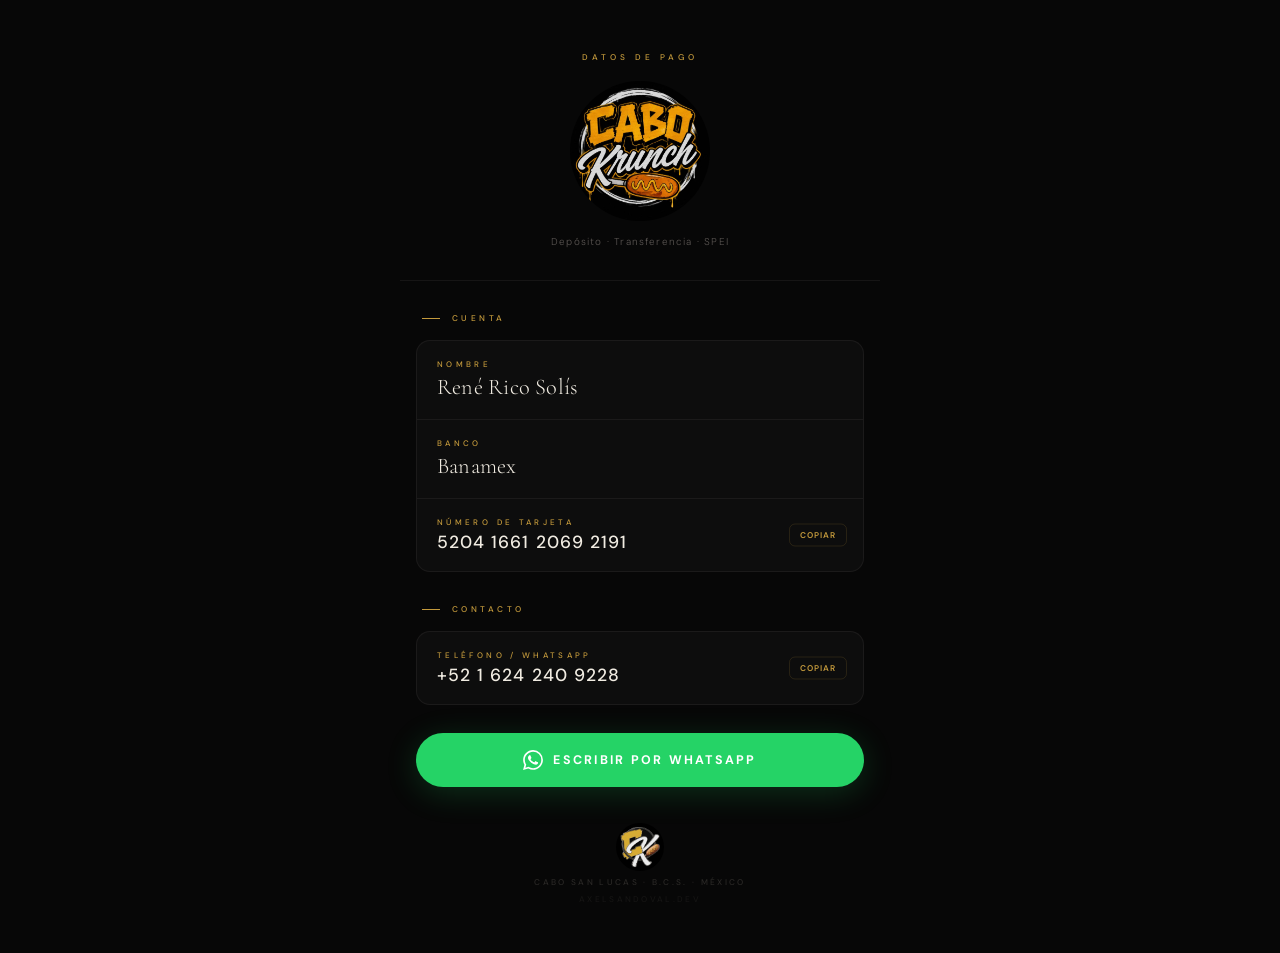
<file: pagos.html>
<!DOCTYPE html>
<html lang="es">
<head>
  <meta charset="UTF-8">
  <meta name="viewport" content="width=device-width, initial-scale=1.0">
  <meta name="theme-color" content="#070707">
  <meta name="format-detection" content="telephone=no, date=no, email=no, address=no">
  <meta name="robots" content="noindex, nofollow">
  <link rel="icon" href="img/logo-icon.jpg" type="image/jpeg">
  <link rel="apple-touch-icon" href="img/logo-icon.jpg">
  <title>Datos de Pago — Cabo Krunch</title>
  <link rel="preconnect" href="https://fonts.googleapis.com">
  <link rel="preconnect" href="https://fonts.gstatic.com" crossorigin>
  <link href="https://fonts.googleapis.com/css2?family=Cormorant+Garamond:ital,wght@0,300;0,400;1,300;1,400&family=DM+Sans:wght@300;400;500;700&family=Bangers&display=swap" rel="stylesheet">
  <style>
    *, *::before, *::after { box-sizing: border-box; margin: 0; padding: 0; }

    :root {
      --gold:    #C49A3C;
      --gold-lt: #E2C06A;
      --black:   #070707;
      --card:    #0d0d0d;
      --cream:   #F0EBE1;
      --muted:   #5A5552;
      --border-g: rgba(196,154,60,0.15);
      --border-w: rgba(240,235,225,0.06);
    }

    html { -webkit-font-smoothing: antialiased; }

    body {
      background: var(--black);
      color: var(--cream);
      font-family: 'DM Sans', sans-serif;
      font-weight: 300;
      max-width: 480px;
      margin: 0 auto;
      min-height: 100dvh;
      padding-bottom: max(48px, env(safe-area-inset-bottom, 48px));
    }

    /* HEADER */
    .header {
      padding: max(52px, env(safe-area-inset-top, 52px)) 24px 32px;
      text-align: center;
      border-bottom: 1px solid var(--border-w);
    }
    .header-eyebrow {
      font-size: 0.52rem;
      font-weight: 500;
      letter-spacing: 0.48em;
      text-transform: uppercase;
      color: var(--gold);
      margin-bottom: 18px;
    }
    .header h1 {
      font-family: 'Cormorant Garamond', serif;
      font-weight: 300;
      font-style: italic;
      font-size: clamp(3rem, 16vw, 5rem);
      letter-spacing: -0.01em;
      line-height: 0.9;
      color: var(--cream);
    }
    .header h1 em {
      color: var(--gold-lt);
      font-style: italic;
      display: block;
    }
    .header-sub {
      margin-top: 14px;
      font-size: 0.62rem;
      color: var(--muted);
      letter-spacing: 0.12em;
    }

    /* SEC LABEL */
    .sec-label {
      display: flex;
      align-items: center;
      gap: 12px;
      font-size: 0.52rem;
      font-weight: 500;
      letter-spacing: 0.42em;
      text-transform: uppercase;
      color: var(--gold);
      padding: 32px 22px 16px;
    }
    .sec-label::before {
      content: '';
      width: 18px;
      height: 1px;
      background: var(--gold);
      flex-shrink: 0;
    }

    /* DATA CARD */
    .data-card {
      margin: 0 16px;
      background: var(--card);
      border: 1px solid var(--border-w);
      border-radius: 14px;
      overflow: hidden;
    }
    .data-row {
      padding: 18px 20px;
      border-bottom: 1px solid var(--border-w);
      display: flex;
      flex-direction: column;
      gap: 5px;
      position: relative;
    }
    .data-row:last-child { border-bottom: none; }
    .data-label {
      font-size: 0.5rem;
      font-weight: 500;
      letter-spacing: 0.42em;
      text-transform: uppercase;
      color: var(--gold);
    }
    .data-val {
      font-family: 'Cormorant Garamond', serif;
      font-weight: 300;
      font-size: 1.4rem;
      line-height: 1.2;
      color: var(--cream);
      letter-spacing: 0.01em;
    }
    .data-val.mono {
      font-family: 'DM Sans', sans-serif;
      font-size: 1.1rem;
      font-weight: 500;
      letter-spacing: 0.06em;
    }
    .copy-btn {
      position: absolute;
      right: 16px;
      top: 50%;
      transform: translateY(-50%);
      background: none;
      border: 1px solid var(--border-g);
      border-radius: 6px;
      color: var(--gold);
      font-family: 'DM Sans', sans-serif;
      font-size: 0.52rem;
      font-weight: 600;
      letter-spacing: 0.12em;
      text-transform: uppercase;
      padding: 5px 10px;
      cursor: pointer;
      -webkit-tap-highlight-color: transparent;
      transition: background .15s;
    }
    .copy-btn:active { background: rgba(196,154,60,0.12); }
    .copy-btn.copied { color: #22c55e; border-color: rgba(34,197,94,0.3); }

    /* WHATSAPP */
    .wa-section { padding: 28px 16px 0; }
    .wa-btn {
      display: flex;
      align-items: center;
      justify-content: center;
      gap: 10px;
      width: 100%;
      background: #25D366;
      color: #fff;
      text-decoration: none;
      font-family: 'DM Sans', sans-serif;
      font-weight: 700;
      font-size: 0.78rem;
      letter-spacing: 0.18em;
      text-transform: uppercase;
      padding: 17px 24px;
      border-radius: 100px;
      box-shadow: 0 6px 32px rgba(37,211,102,0.2);
      -webkit-tap-highlight-color: transparent;
      transition: transform .15s;
    }
    .wa-btn:active { transform: scale(0.97); }
    .wa-btn svg { width: 20px; height: 20px; fill: #fff; flex-shrink: 0; }

    /* FOOTER */
    .footer {
      text-align: center;
      padding: 36px 24px 0;
    }
    .footer-logo {
      font-family: 'Bangers', cursive;
      font-size: 1.3rem;
      letter-spacing: 4px;
      color: var(--gold);
      display: block;
      margin-bottom: 5px;
    }
    .footer-copy {
      font-size: 0.52rem;
      font-weight: 500;
      letter-spacing: 0.28em;
      text-transform: uppercase;
      color: #2a2826;
    }

    /* iOS auto-link override */
    .data-val a, .data-val span {
      color: inherit !important;
      text-decoration: none !important;
    }

    /* TOAST */
    .toast {
      position: fixed;
      bottom: 28px;
      left: 50%;
      transform: translateX(-50%) translateY(10px);
      background: #161616;
      border: 1px solid var(--border-g);
      color: var(--cream);
      font-size: 0.72rem;
      font-weight: 600;
      padding: 9px 22px;
      border-radius: 100px;
      white-space: nowrap;
      opacity: 0;
      pointer-events: none;
      transition: opacity .18s, transform .18s;
      z-index: 99;
    }
    .toast.show { opacity: 1; transform: translateX(-50%) translateY(0); }
  </style>
</head>
<body>

  <!-- HEADER -->
  <header class="header">
    <p class="header-eyebrow">Datos de Pago</p>
    <div style="width:min(140px,42vw);height:min(140px,42vw);border-radius:50%;overflow:hidden;margin:0 auto;"><img src="img/logo.jpg" alt="Cabo Krunch" style="width:100%;height:100%;object-fit:cover;display:block;"></div>
    <p class="header-sub">Depósito · Transferencia · SPEI</p>
  </header>

  <!-- DATOS BANCARIOS -->
  <p class="sec-label">Cuenta</p>
  <div class="data-card">
    <div class="data-row">
      <span class="data-label">Nombre</span>
      <span class="data-val" id="nombre">René Rico Solís</span>
    </div>
    <div class="data-row">
      <span class="data-label">Banco</span>
      <span class="data-val">Banamex</span>
    </div>
    <div class="data-row">
      <span class="data-label">Número de Tarjeta</span>
      <span class="data-val mono" id="tarjeta">5204 1661 2069 2191</span>
      <button class="copy-btn" data-copy="tarjeta">Copiar</button>
    </div>
  </div>

  <!-- TELÉFONO -->
  <p class="sec-label">Contacto</p>
  <div class="data-card">
    <div class="data-row">
      <span class="data-label">Teléfono / WhatsApp</span>
      <span class="data-val mono" id="telefono">+52 1 624 240 9228</span>
      <button class="copy-btn" data-copy="telefono">Copiar</button>
    </div>
  </div>

  <!-- WHATSAPP -->
  <div class="wa-section">
    <a href="https://wa.me/5216242409228" class="wa-btn">
      <svg viewBox="0 0 24 24" xmlns="http://www.w3.org/2000/svg" aria-hidden="true">
        <path d="M17.472 14.382c-.297-.149-1.758-.867-2.03-.967-.273-.099-.471-.148-.67.15-.197.297-.767.966-.94 1.164-.173.199-.347.223-.644.075-.297-.15-1.255-.463-2.39-1.475-.883-.788-1.48-1.761-1.653-2.059-.173-.297-.018-.458.13-.606.134-.133.298-.347.446-.52.149-.174.198-.298.298-.497.099-.198.05-.371-.025-.52-.075-.149-.669-1.612-.916-2.207-.242-.579-.487-.5-.669-.51-.173-.008-.371-.01-.57-.01-.198 0-.52.074-.792.372-.272.297-1.04 1.016-1.04 2.479 0 1.462 1.065 2.875 1.213 3.074.149.198 2.096 3.2 5.077 4.487.709.306 1.262.489 1.694.625.712.227 1.36.195 1.871.118.571-.085 1.758-.719 2.006-1.413.248-.694.248-1.289.173-1.413-.074-.124-.272-.198-.57-.347m-5.421 7.403h-.004a9.87 9.87 0 01-5.031-1.378l-.361-.214-3.741.982.998-3.648-.235-.374a9.86 9.86 0 01-1.51-5.26c.001-5.45 4.436-9.884 9.888-9.884 2.64 0 5.122 1.03 6.988 2.898a9.825 9.825 0 012.893 6.994c-.003 5.45-4.437 9.884-9.885 9.884m8.413-18.297A11.815 11.815 0 0012.05 0C5.495 0 .16 5.335.157 11.892c0 2.096.547 4.142 1.588 5.945L.057 24l6.305-1.654a11.882 11.882 0 005.683 1.448h.005c6.554 0 11.89-5.335 11.893-11.893a11.821 11.821 0 00-3.48-8.413Z"/>
      </svg>
      Escribir por WhatsApp
    </a>
  </div>

  <!-- FOOTER -->
  <footer class="footer">
    <div style="width:48px;height:48px;border-radius:50%;overflow:hidden;margin:0 auto 6px;"><img src="img/logo-icon.jpg" alt="Cabo Krunch" style="width:100%;height:100%;object-fit:cover;display:block;"></div>
    <p class="footer-copy">Cabo San Lucas · B.C.S. · México</p>
    <a href="https://axelsandoval.dev" target="_blank" rel="noopener" class="footer-copy" style="display:block;margin-top:6px;opacity:0.4;text-decoration:none;transition:opacity .2s;">axelsandoval.dev</a>
  </footer>

  <div class="toast" id="toast">Copiado</div>

  <script>
    var toastTimer;
    function showToast() {
      var t = document.getElementById('toast');
      t.classList.add('show');
      clearTimeout(toastTimer);
      toastTimer = setTimeout(function(){ t.classList.remove('show'); }, 1600);
    }

    document.querySelectorAll('.copy-btn').forEach(function(btn) {
      btn.addEventListener('click', function() {
        var id  = this.dataset.copy;
        var val = document.getElementById(id).textContent.trim();
        navigator.clipboard.writeText(val).then(function() {
          btn.textContent = 'Listo';
          btn.classList.add('copied');
          showToast();
          setTimeout(function(){ btn.textContent = 'Copiar'; btn.classList.remove('copied'); }, 2000);
        });
      });
    });
  </script>

</body>
</html>
</file>
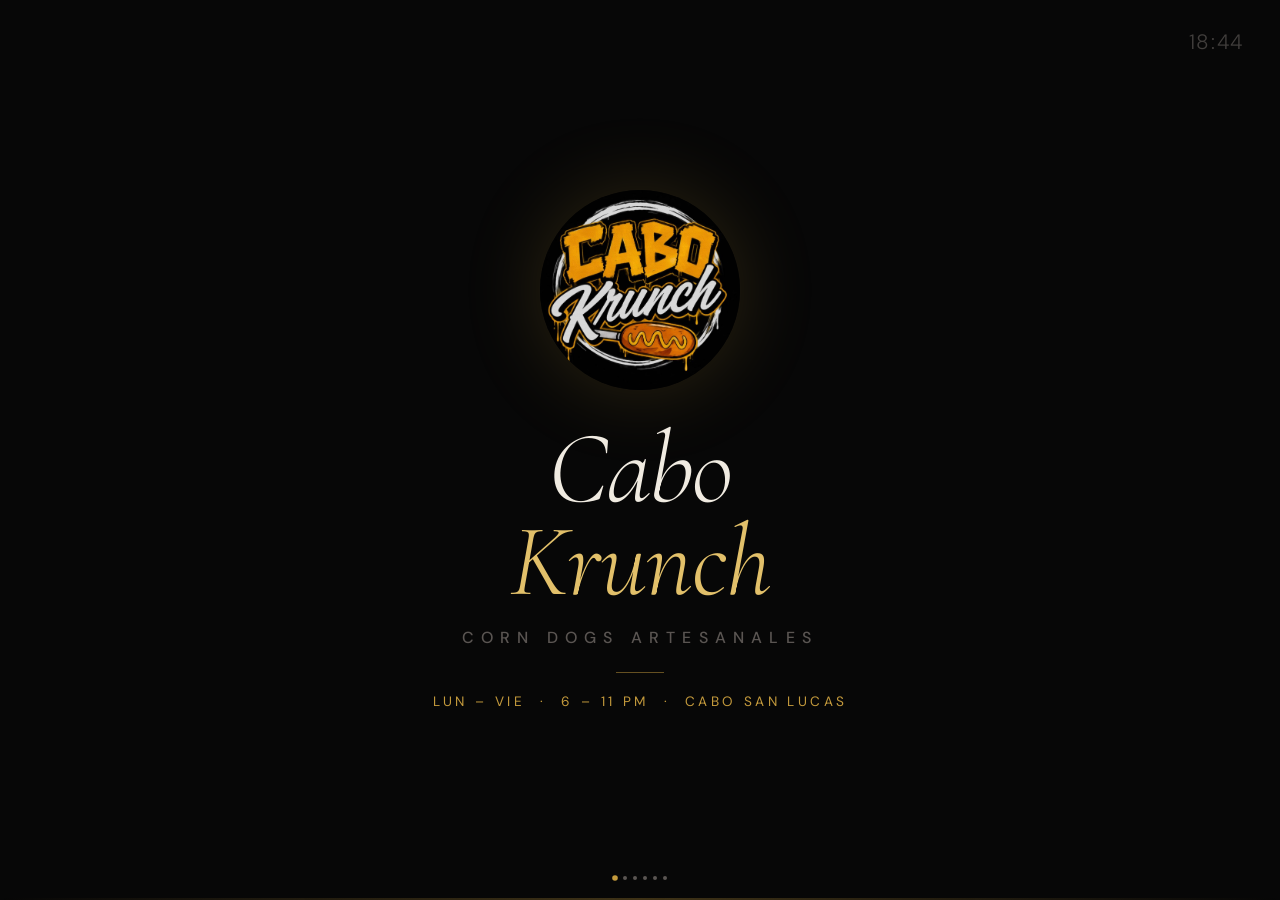
<file: screensaver.html>
<!DOCTYPE html>
<html lang="es">
<head>
  <meta charset="UTF-8">
  <meta name="viewport" content="width=device-width, initial-scale=1.0">
  <meta name="robots" content="noindex, nofollow">
  <title>Cabo Krunch</title>
  <link rel="preconnect" href="https://fonts.googleapis.com">
  <link rel="preconnect" href="https://fonts.gstatic.com" crossorigin>
  <link href="https://fonts.googleapis.com/css2?family=Cormorant+Garamond:ital,wght@0,300;0,400;1,300;1,400&family=DM+Sans:wght@300;400;500;700&family=Bangers&display=swap" rel="stylesheet">
  <style>
    *, *::before, *::after { box-sizing: border-box; margin: 0; padding: 0; }

    :root {
      --gold:  #C49A3C;
      --gold-lt: #E2C06A;
      --black: #070707;
      --cream: #F0EBE1;
      --muted: #5A5552;
    }

    html, body {
      width: 100%; height: 100%;
      background: var(--black);
      overflow: hidden;
      cursor: none;
      -webkit-font-smoothing: antialiased;
    }

    /* ── SLIDES ──────────────────────────── */
    .slides {
      position: fixed; inset: 0;
    }

    .slide {
      position: absolute; inset: 0;
      opacity: 0;
      transition: opacity 1.2s ease;
      display: flex;
    }
    .slide.active { opacity: 1; }

    /* ── SLIDE 1 — HERO BRAND ────────────── */
    .s-brand {
      align-items: center;
      justify-content: center;
      flex-direction: column;
      gap: 0;
      background: var(--black);
    }
    .brand-logo-wrap {
      width: 200px; height: 200px;
      border-radius: 50%;
      overflow: hidden;
      margin-bottom: 32px;
      box-shadow: 0 0 80px rgba(196,154,60,0.2);
    }
    .brand-logo-wrap img { width: 100%; height: 100%; object-fit: cover; }
    .brand-title {
      font-family: 'Cormorant Garamond', serif;
      font-style: italic;
      font-weight: 300;
      font-size: clamp(3.5rem, 8vw, 7rem);
      color: var(--cream);
      letter-spacing: -0.01em;
      line-height: 0.9;
      text-align: center;
    }
    .brand-title em { color: var(--gold-lt); display: block; }
    .brand-sub {
      margin-top: 20px;
      font-family: 'DM Sans', sans-serif;
      font-size: clamp(0.65rem, 1.4vw, 1rem);
      font-weight: 500;
      letter-spacing: 0.45em;
      text-transform: uppercase;
      color: var(--muted);
    }
    .brand-rule {
      width: 48px; height: 1px;
      background: var(--gold);
      margin: 24px auto 20px;
      opacity: 0.5;
    }
    .brand-hours {
      font-family: 'DM Sans', sans-serif;
      font-size: clamp(0.6rem, 1.2vw, 0.85rem);
      font-weight: 400;
      letter-spacing: 0.25em;
      text-transform: uppercase;
      color: var(--gold);
    }

    /* ── SLIDE 2-5 — PRODUCT ─────────────── */
    .s-product {
      background: var(--black);
    }
    .prod-photo {
      width: 55%;
      flex-shrink: 0;
      position: relative;
      overflow: hidden;
    }
    .prod-photo img {
      width: 100%; height: 100%;
      object-fit: cover;
      object-position: center;
    }
    .prod-photo::after {
      content: '';
      position: absolute; inset: 0;
      background: linear-gradient(to right, transparent 60%, var(--black));
    }
    .prod-info {
      flex: 1;
      display: flex;
      flex-direction: column;
      justify-content: center;
      padding: 60px 60px 60px 40px;
    }
    .prod-eyebrow {
      font-family: 'DM Sans', sans-serif;
      font-size: clamp(0.55rem, 1vw, 0.72rem);
      font-weight: 600;
      letter-spacing: 0.45em;
      text-transform: uppercase;
      color: var(--gold);
      margin-bottom: 16px;
    }
    .prod-name {
      font-family: 'Cormorant Garamond', serif;
      font-style: italic;
      font-weight: 300;
      font-size: clamp(2.8rem, 6vw, 5.5rem);
      color: var(--cream);
      line-height: 0.92;
      letter-spacing: -0.01em;
      margin-bottom: 24px;
    }
    .prod-desc {
      font-family: 'DM Sans', sans-serif;
      font-size: clamp(0.7rem, 1.3vw, 0.95rem);
      font-weight: 300;
      color: var(--muted);
      line-height: 1.7;
      max-width: 360px;
      margin-bottom: 32px;
    }
    .prod-price {
      font-family: 'DM Sans', sans-serif;
      font-size: clamp(2rem, 4.5vw, 3.8rem);
      font-weight: 700;
      color: var(--gold);
      letter-spacing: -0.03em;
      line-height: 1;
    }
    .prod-price span {
      font-size: 0.38em;
      font-weight: 500;
      letter-spacing: 0.12em;
      color: var(--muted);
      vertical-align: super;
    }

    /* ── SLIDE 6 — PRICES ────────────────── */
    .s-prices {
      align-items: center;
      justify-content: center;
      flex-direction: column;
      background: var(--black);
      padding: 40px 80px;
      gap: 0;
    }
    .prices-eyebrow {
      font-family: 'DM Sans', sans-serif;
      font-size: clamp(0.52rem, 0.9vw, 0.68rem);
      font-weight: 600;
      letter-spacing: 0.45em;
      text-transform: uppercase;
      color: var(--gold);
      margin-bottom: 24px;
    }
    .prices-grid {
      display: grid;
      grid-template-columns: 1fr 1fr;
      gap: 10px 48px;
      width: 100%;
      max-width: 760px;
      margin-bottom: 36px;
    }
    .price-row {
      display: flex;
      align-items: baseline;
      justify-content: space-between;
      gap: 16px;
      padding-bottom: 8px;
      border-bottom: 1px solid rgba(240,235,225,0.06);
    }
    .price-name {
      font-family: 'DM Sans', sans-serif;
      font-size: clamp(0.78rem, 1.5vw, 1.05rem);
      font-weight: 400;
      color: var(--cream);
    }
    .price-val {
      font-family: 'DM Sans', sans-serif;
      font-size: clamp(0.88rem, 1.6vw, 1.15rem);
      font-weight: 700;
      color: var(--gold);
      white-space: nowrap;
    }
    .prices-cta {
      font-family: 'Cormorant Garamond', serif;
      font-style: italic;
      font-size: clamp(1.8rem, 3.5vw, 3rem);
      font-weight: 300;
      color: var(--cream);
      letter-spacing: 0.02em;
    }
    .prices-cta em { color: var(--gold-lt); font-style: italic; }

    /* ── CLOCK ───────────────────────────── */
    .clock {
      position: fixed;
      top: 28px; right: 36px;
      font-family: 'DM Sans', sans-serif;
      font-size: clamp(0.9rem, 1.8vw, 1.3rem);
      font-weight: 300;
      color: rgba(90,85,82,0.7);
      letter-spacing: 0.08em;
      z-index: 100;
      pointer-events: none;
    }

    /* ── GOLD LINE BOTTOM ────────────────── */
    .bottom-line {
      position: fixed;
      bottom: 0; left: 0; right: 0;
      height: 2px;
      background: linear-gradient(to right, transparent, var(--gold), transparent);
      opacity: 0.3;
      z-index: 100;
    }

    /* ── PROGRESS DOTS ───────────────────── */
    .dots {
      position: fixed;
      bottom: 20px;
      left: 50%;
      transform: translateX(-50%);
      display: flex;
      gap: 6px;
      z-index: 100;
    }
    .dot {
      width: 4px; height: 4px;
      border-radius: 50%;
      background: var(--muted);
      transition: background .3s, transform .3s;
    }
    .dot.active {
      background: var(--gold);
      transform: scale(1.4);
    }
  </style>
</head>
<body>

<div class="clock" id="clock"></div>
<div class="bottom-line"></div>

<div class="slides" id="slides">

  <!-- SLIDE 1: Brand -->
  <div class="slide s-brand active" data-index="0">
    <div class="brand-logo-wrap">
      <img src="img/logo.jpg" alt="Cabo Krunch">
    </div>
    <div class="brand-title">Cabo<em>Krunch</em></div>
    <div class="brand-sub">Corn Dogs Artesanales</div>
    <div class="brand-rule"></div>
    <div class="brand-hours">Lun – Vie &nbsp;·&nbsp; 6 – 11 PM &nbsp;·&nbsp; Cabo San Lucas</div>
  </div>

  <!-- SLIDE 2: Salchicha de Res -->
  <div class="slide s-product" data-index="1">
    <div class="prod-photo">
      <img src="img/banderillaSalchicha.jpg" alt="Salchicha de Res">
    </div>
    <div class="prod-info">
      <div class="prod-eyebrow">Corn Dog Artesanal</div>
      <div class="prod-name">Salchicha<br>de Res</div>
      <div class="prod-desc">Salchicha de res envuelta en masa de pancake artesanal, frita a la perfección. Con mostaza y ketchup.</div>
      <div class="prod-price"><span>$</span>80</div>
    </div>
  </div>

  <!-- SLIDE 3: Mozzarella -->
  <div class="slide s-product" data-index="2">
    <div class="prod-photo">
      <img src="img/banderillaQueso.jpg" alt="Mozzarella">
    </div>
    <div class="prod-info">
      <div class="prod-eyebrow">Corn Dog Artesanal</div>
      <div class="prod-name">Mozza-<br>rella</div>
      <div class="prod-desc">Barra de queso mozzarella en masa artesanal, con ese jalón de queso que todos aman.</div>
      <div class="prod-price"><span>$</span>80</div>
    </div>
  </div>

  <!-- SLIDE 4: Mitad y Mitad -->
  <div class="slide s-product" data-index="3">
    <div class="prod-photo">
      <img src="img/banderillaMitad.png" alt="Mitad y Mitad">
    </div>
    <div class="prod-info">
      <div class="prod-eyebrow">Lo mejor de dos mundos</div>
      <div class="prod-name">Mitad<br>y Mitad</div>
      <div class="prod-desc">½ salchicha de res + ½ mozzarella. Para los que no se deciden — y tienen razón.</div>
      <div class="prod-price"><span>$</span>80</div>
    </div>
  </div>

  <!-- SLIDE 5: Con Papa -->
  <div class="slide s-product" data-index="4">
    <div class="prod-photo">
      <img src="img/conPapa.png" alt="Con Papa">
    </div>
    <div class="prod-info">
      <div class="prod-eyebrow">La versión completa</div>
      <div class="prod-name">Con<br>Papa</div>
      <div class="prod-desc">Cualquier corn dog + papas fritas crujientes. La combinación favorita de los clientes.</div>
      <div class="prod-price"><span>$</span>85 <span style="font-size:0.55em;letter-spacing:0.08em;color:var(--muted)">– 90</span></div>
    </div>
  </div>

  <!-- SLIDE 6: Precios -->
  <div class="slide s-prices" data-index="5">
    <div class="prices-eyebrow">Menú completo</div>
    <div class="prices-grid">
      <div class="price-row"><span class="price-name">Salchicha de Res</span><span class="price-val">$80</span></div>
      <div class="price-row"><span class="price-name">Res + Papa</span><span class="price-val">$85</span></div>
      <div class="price-row"><span class="price-name">Mozzarella</span><span class="price-val">$80</span></div>
      <div class="price-row"><span class="price-name">Mozz + Papa</span><span class="price-val">$85</span></div>
      <div class="price-row"><span class="price-name">Mitad y Mitad</span><span class="price-val">$80</span></div>
      <div class="price-row"><span class="price-name">Mitad + Papa</span><span class="price-val">$85</span></div>
      <div class="price-row"><span class="price-name">Aguas Frescas</span><span class="price-val">$30</span></div>
      <div class="price-row"><span class="price-name">Maracuyá · Naranja · Pepino</span><span class="price-val" style="color:var(--muted)">c/u</span></div>
    </div>
    <div class="prices-cta">Pídenos <em>ahorita</em></div>
  </div>

</div>

<div class="dots" id="dots"></div>

<script>
  var TOTAL    = 6;
  var current  = 0;
  var slides   = document.querySelectorAll('.slide');
  var dotsEl   = document.getElementById('dots');
  var interval;

  // Build dots
  for (var i = 0; i < TOTAL; i++) {
    var d = document.createElement('div');
    d.className = 'dot' + (i === 0 ? ' active' : '');
    dotsEl.appendChild(d);
  }

  function goTo(n) {
    slides[current].classList.remove('active');
    dotsEl.children[current].classList.remove('active');
    current = (n + TOTAL) % TOTAL;
    slides[current].classList.add('active');
    dotsEl.children[current].classList.add('active');
  }

  function next() { goTo(current + 1); }

  interval = setInterval(next, 6000);

  // Clock
  function updateClock() {
    var d = new Date();
    var h = d.getHours(), m = d.getMinutes();
    document.getElementById('clock').textContent =
      (h < 10 ? '0' : '') + h + ':' + (m < 10 ? '0' : '') + m;
  }
  updateClock();
  setInterval(updateClock, 10000);

  // Any key / click → back to POS
  function returnToPOS() { window.location.href = 'sistema.html'; }
  document.addEventListener('keydown', returnToPOS);
  document.addEventListener('click',   returnToPOS);
  document.addEventListener('touchstart', returnToPOS);
</script>

</body>
</html>
</file>
